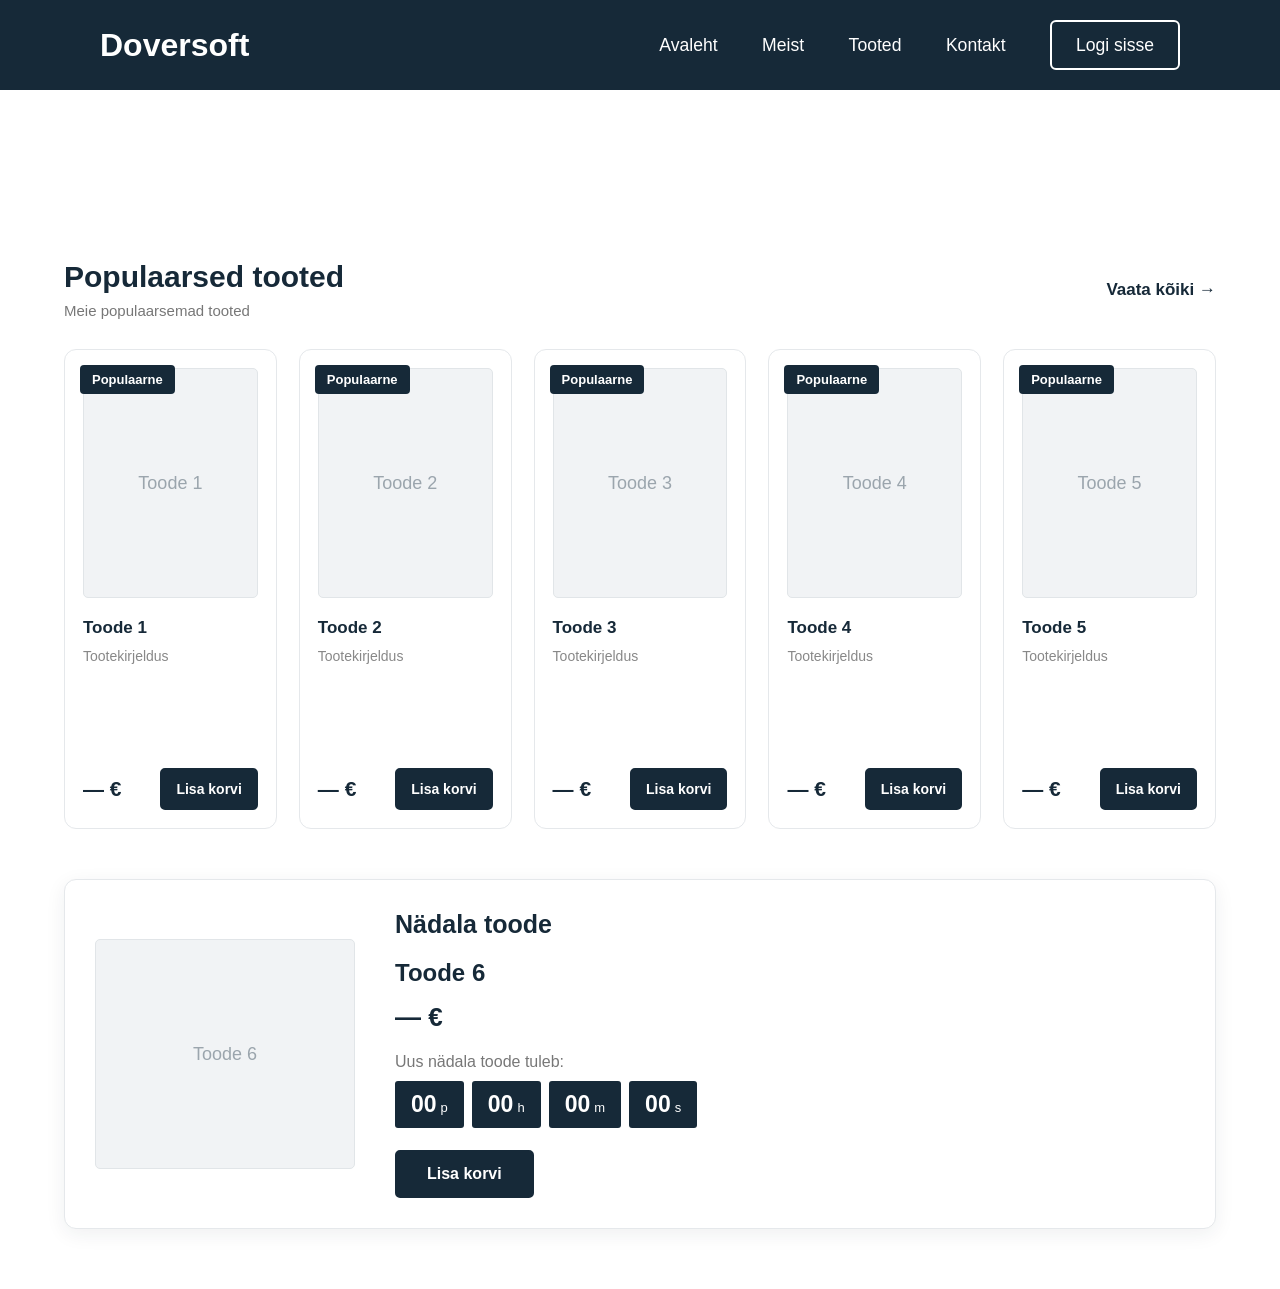
<file: kataloog.html>
<!DOCTYPE html>
<html lang="et">
<head>
  <meta charset="UTF-8">
  <meta http-equiv="X-UA-Compatible" content="IE=edge">
  <meta name="viewport" content="width=device-width, initial-scale=1.0">
  <title></title>
  <link rel="stylesheet" href="CSS/style.css">
  
</head>
<body>
  <header>
    <h2 class="logo">Doversoft</h2>
    <nav class="navigation">
      <a href="index.html">Avaleht</a>
      <a href="meist.html">Meist</a>
      <a href="tooted.html">Tooted</a>
      <a href="#">Kontakt</a>
      <button class="btnLogin-popup">Logi sisse</button>
    </nav>
  </header>
  
<!-- POPULAARSED TOOTED -->

<main class="home-products">

    <section class="popular-section">

        <div class="section-heading">
            <div>
                <h2>Populaarsed tooted</h2>
                <p>Meie populaarsemad tooted</p>
            </div>

            <a href="tooted.html" class="view-all">
                Vaata kõiki →
            </a>
        </div>

        <div class="product-grid">

            <!-- TOODE 1 -->
            <div class="product-card">
                <span class="popular-label">Populaarne</span>

                <div class="product-placeholder">Toode 1</div>

                <div class="product-info">
                    <h3>Toode 1</h3>
                    <p class="product-code">Tootekirjeldus</p>

                    <div class="product-bottom">
                        <span class="product-price">— €</span>
                        <button class="add-cart">Lisa korvi</button>
                    </div>
                </div>
            </div>

            <!-- TOODE 2 -->
            <div class="product-card">
                <span class="popular-label">Populaarne</span>

                <div class="product-placeholder">Toode 2</div>

                <div class="product-info">
                    <h3>Toode 2</h3>
                    <p class="product-code">Tootekirjeldus</p>

                    <div class="product-bottom">
                        <span class="product-price">— €</span>
                        <button class="add-cart">Lisa korvi</button>
                    </div>
                </div>
            </div>

            <!-- TOODE 3 -->
            <div class="product-card">
                <span class="popular-label">Populaarne</span>

                <div class="product-placeholder">Toode 3</div>

                <div class="product-info">
                    <h3>Toode 3</h3>
                    <p class="product-code">Tootekirjeldus</p>

                    <div class="product-bottom">
                        <span class="product-price">— €</span>
                        <button class="add-cart">Lisa korvi</button>
                    </div>
                </div>
            </div>

            <!-- TOODE 4 -->
            <div class="product-card">
                <span class="popular-label">Populaarne</span>

                <div class="product-placeholder">Toode 4</div>

                <div class="product-info">
                    <h3>Toode 4</h3>
                    <p class="product-code">Tootekirjeldus</p>

                    <div class="product-bottom">
                        <span class="product-price">— €</span>
                        <button class="add-cart">Lisa korvi</button>
                    </div>
                </div>
            </div>

            <!-- TOODE 5 -->
            <div class="product-card">
                <span class="popular-label">Populaarne</span>

                <div class="product-placeholder">Toode 5</div>

                <div class="product-info">
                    <h3>Toode 5</h3>
                    <p class="product-code">Tootekirjeldus</p>

                    <div class="product-bottom">
                        <span class="product-price">— €</span>
                        <button class="add-cart">Lisa korvi</button>
                    </div>
                </div>
            </div>

        </div>

    </section>


    <!-- NÄDALA TOODE -->

    <section class="weekly-product">

        <div class="weekly-placeholder">
            Toode 6
        </div>

        <div class="weekly-info">

            <span class="weekly-label">Nädala toode</span>

            <h2>Toode 6</h2>

            <p class="weekly-price">— €</p>

            <p class="countdown-title">
                Uus nädala toode tuleb:
            </p>

            <div class="countdown">
                <div><strong>00</strong><span>p</span></div>
                <div><strong>00</strong><span>h</span></div>
                <div><strong>00</strong><span>m</span></div>
                <div><strong>00</strong><span>s</span></div>
            </div>

            <button class="add-cart weekly-button">
                Lisa korvi
            </button>

        </div>

    </section>

</main>
</body>
</html>
</file>
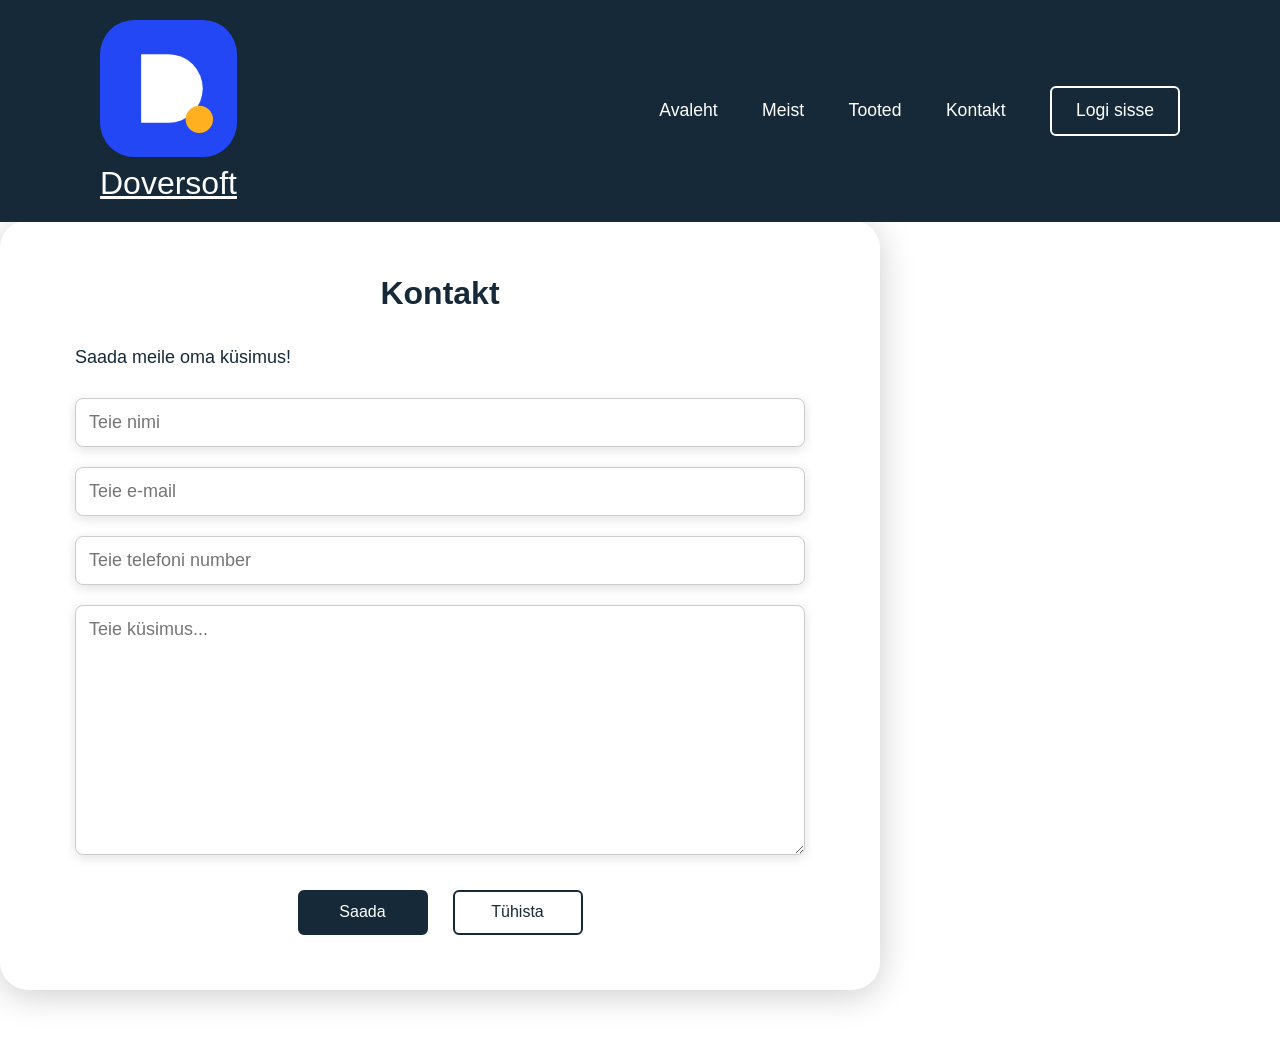
<file: kontakt.html>
<!DOCTYPE html>
<html lang="et">
<head>
    <meta charset="UTF-8">
    <meta http-equiv="X-UA-Compatible" content="IE=edge">
    <meta name="viewport" content="width=device-width, initial-scale=1.0">
    <title>Kontakt - Doversoft</title>
    <link rel="stylesheet" href="CSS/style.css">
</head>

<body>

    <header>
        <a href="index.html" class="logo"><img src="Images/logo.svg" alt="Doversofti logo">Doversoft</a>

        <nav class="navigation">
            <a href="index.html">Avaleht</a>
            <a href="meist.html">Meist</a>
            <a href="tooted.html">Tooted</a>
            <a href="kontakt.html">Kontakt</a>
            <a href="index.html" class="btnLogin-popup">Logi sisse</a>
        </nav>
    </header>

    <main>

        <section class="contact-card">

            <h1>Kontakt</h1>

            <p>
                Saada meile oma küsimus!
            </p>

            <form class="contact-form" action="#" method="post">

                <input type="text" name="nimi"
                       placeholder="Teie nimi" required>

                <input type="email" name="email"
                       placeholder="Teie e-mail" required>

                <input type="tel" name="telefon"
                       placeholder="Teie telefoni number" required>

                <textarea name="kusimus"
                          placeholder="Teie küsimus..."
                          required></textarea>

                <div class="contact-buttons">
                    <button type="submit">Saada</button>
                    <button type="reset" class="reset">Tühista</button>
                </div>

            </form>

        </section>

    </main>

</body>
</html>
</file>
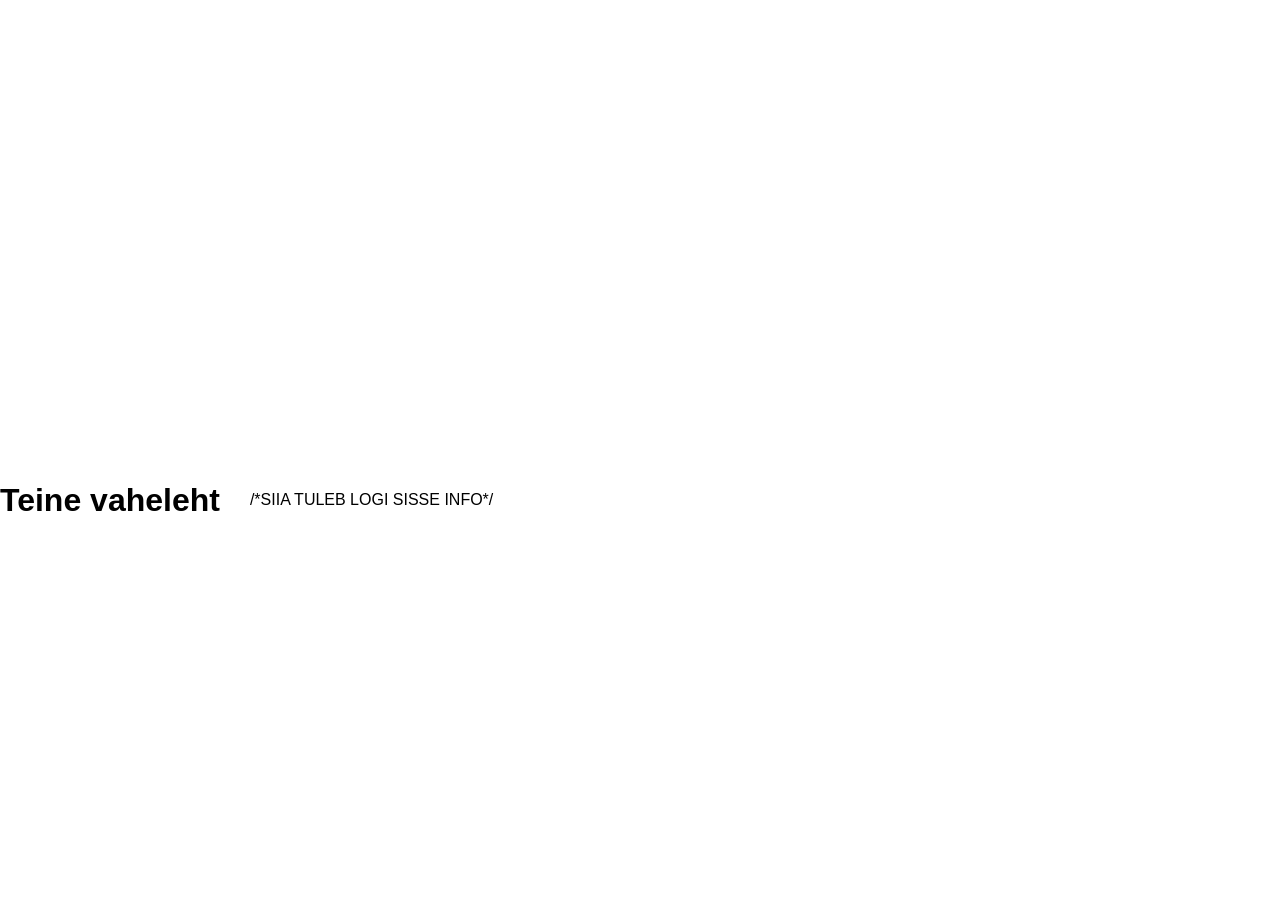
<file: leht1.html>
<!DOCTYPE html>
<html lang="et">
<head>
  <meta charset="UTF-8">
  <title>Vaheleht 1</title>
  <link rel="stylesheet" href="CSS/style.css">
</head>
<body>
  <h1>Teine vaheleht</h1>
</body>
</html>
/*SIIA TULEB LOGI SISSE INFO*/
</file>
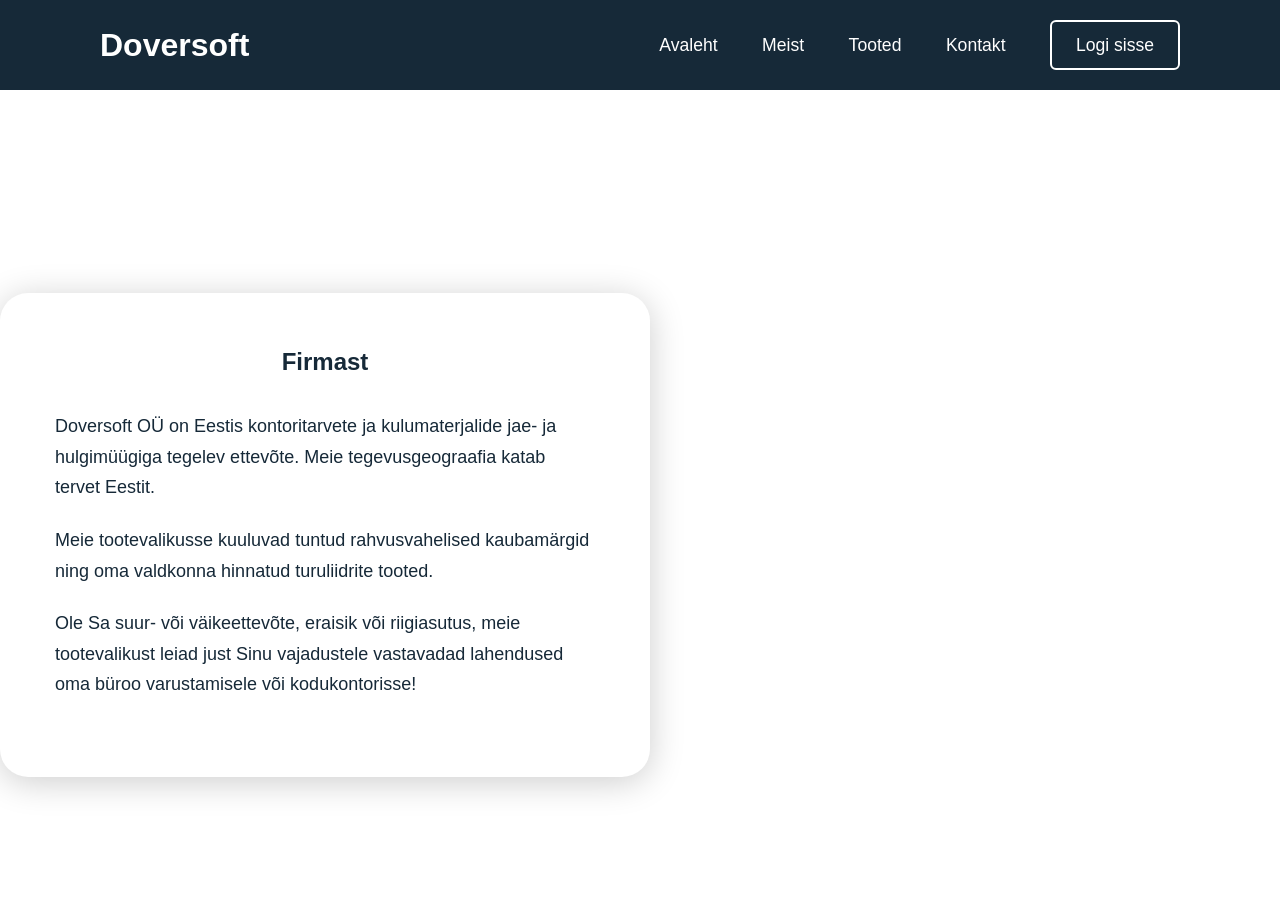
<file: meist.html>
<!DOCTYPE html>
<html lang="et">

<head>
    <meta charset="UTF-8">
    <meta name="viewport" content="width=device-width, initial-scale=1.0">
    <title>Meist</title>
    <link rel="stylesheet" href="CSS/style.css">
</head>

<body>

<header class="navbar">
    <h2 class="logo">Doversoft</h2>

    <nav class="navigation">
        <a href="index.html">Avaleht</a>
        <a href="meist.html">Meist</a>
        <a href="tooted.html">Tooted</a>
        <a href="kontakt.html">Kontakt</a>
        <button class="btnLogin-popup">Logi sisse</button>
    </nav>
</header>

<main class="about-container">
    <section class="about-card">
        <h1>Firmast</h1>

        <p>
            Doversoft OÜ on Eestis kontoritarvete ja
            kulumaterjalide jae- ja hulgimüügiga tegelev
            ettevõte. Meie tegevusgeograafia katab tervet Eestit.
        </p>

        <p>
            Meie tootevalikusse kuuluvad tuntud 
            rahvusvahelised kaubamärgid ning oma valdkonna 
            hinnatud turuliidrite tooted.
        </p>

        <p class="highlight">
            Ole Sa suur- või väikeettevõte, eraisik või 
            riigiasutus, meie tootevalikust leiad just 
            Sinu vajadustele vastavadad lahendused oma büroo 
            varustamisele või kodukontorisse!
            
        </p>
    </section>
</main>

</body>
</html>
</file>
<file: CSS/style.css>
* {
    margin: 0;
    padding: 0;
    box-sizing: border-box;
    font-family: 'Poppins', sans-serif;
}
body {
    min-height: 100vh;
    background: #fff;
    display: flex;
    flrx-direction: column;
    align-items: center;
    padding-top: 100px;
    gap: 30px;
}
header {
    position: fixed;
    top: 0;
    left: 0;
    width: 100%;
    padding: 20px 100px;
    background: #162938;
    display: flex;
    justify-content: space-between;
    align-items: center;
    z-index: 99;
}
.logo {
    font-size: 2em;
    color: #ffff;
    user-select: none;
}
.navigation a {
    position: relative;
    font-size: 1.1em;
    color: #fff;
    text-decoration: none;
    font-weight: 500;
    margin-left: 40px;
}
.navigation a::after {
    content: '';
    position: absolute;
    left: 0;
    bottom: -6px;
    width: 100%;
    height: 3px;
    background: #fff;
    border-radius: 5px;
    transform-origin: right;
    transform: scaleX(0);
    transition: transform .5s;
}

.navigation a:hover:after {
    transform-origin: left;
    transform: scaleX(1);
}

.navigation .btnLogin-popup {
    width: 130px;
    height: 50px;
    background: transparent;
    border: 2px solid #fff;
    outline: none;
    border-radius: 6px;
    cursor: pointer;
    font-size: 1.1em;
    color: #fff;
    font-weight: 500;
    margin-left: 40px;
    transition: .5s;
}
.navigation .btnLogin-popup:hover {
    background: #fff;
    color: #162938;
}


/*Sisselogimise lehe kujundus */
.wrapper {
    position: relative;
    width: 400px;
    height: 440px;
    background: transparent;
    border: 2px solid rgba(255, 255, 255, .5);
    border-radius: 20px;
    backdrop-filter: blur(20px);
    box-shadow: 0 0 30px rgba(0, 0, 0, .5);
    display: flex;
    justify-content: center;
    align-items: center;
    overflow: hidden;
    transform: scale(0);
    transition: transform .5s ease, height .2s ease;
}

.wrapper.active-popup {
    transform: scale(1);
}

.wrapper.active {
    height: 520px;
}

.login-page {
    margin: 0 auto;
    display: flex;
    justify-content: center;
    align-items: center;
    min-height: 100vh;
    /*background: url('Images/background.jpg') no-repeat;*/
    background-size: cover;
    background-position: center;
}
    
.wrapper .form-box {
    width: 100%;
    padding: 40px;
}

.wrapper .form-box.login {
    transition: transform .18s ease;
    transform: translateX(0);
}

.wrapper.active .form-box.login {
    transition: none;
    transform: translateX(-400px);
}
.wrapper .form-box.register {
    position: absolute;
    transition: none;
    transform: translateX(400px);
}

.wrapper.active .form-box.register {
    transition: transform .18s ease;
    transform: translateX(0);
}

.wrapper .icon-close {
    position: absolute;
    top: 0;
    right: 0;
    width: 45px;
    height: 45px;
    background: #162938;
    font-size: 2em;
    color: #fff;
    display: flex;
    justify-content: center;
    align-items: center;
    border-bottom-left-radius: 20px;
    cursor: pointer;
    z-index: 1;
}

.form-box h2 {
    font-size: 2em;
    color: #162938;
    text-align: center;
}

.input-box {
    position: relative;
    width: 100%;
    height: 50px;
    border-bottom: 2px solid #162938;
    margin: 30px 0;
}

.input-box label {
    position: absolute;
    top: 50%;
    left: 5px;
    transform: translateY(-50%);
    font-size: 1em;
    color: #162938;
    font-weight: 500;
    pointer-events: none;
    transition: .5s;
}

.input-box input:focus~label,
.input-box input:valid~label {
    top: -5px;
}

.input-box input {
    width: 100%;
    height: 100%;
    background: transparent;
    border: none;
    outline: none;
    font-size: 1em;
    color: #162938;
    font-weight: 600;
    padding: 0 35px 0 5px;
}

.input-box .icon {
    position: absolute;
    right: 8px;
    top: 0;
    font-size: 1.2em;
    color: #162938;
    line-height: 57px
}

.remember-forgot {
    font-size: .9em;
    color: #162938;
    font-weight: 500;
    margin: -15px 0 15px;
    display: flex;
    justify-content: space-between;
}

.remember-forgot label input {
    accent-color: #162938;
    margin-right: 3px;
}

.remember-forgot a {
    color: #162938;
    text-decoration: none;
}

.remember-forgot a:hover {
    text-decoration: underline;
}

.btn {
    width: 100%;
    height: 45px;
    background: #162938;
    border: none;
    outline: none;
    border-radius: 6px;
    cursor: pointer;
    font-size: 1em;
    color: #fff;
    font-weight: 500;
}

.login-register {
    font-size: .9em;
    color: #162938;
    text-align: center;
    font-weight: 500;
    margin: 25px 0 10px;
}

.login-register p a {
    color: #162938;
    text-decoration: none;
    font-weight: 600;
}

.login-register p a:hover {
    text-decoration: underline;
}
/*slideshow*/

.slideshow {
    width: 90%;
    max-width: 1200px;
    height: 350px;
    margin: 0 auto 50px auto;
    position: relative;
    overflow: hidden;
    border-radius: 15px;
    background: #fff;
    box-shadow: 0 5px 35px rgba(0, 0, 0, 0.20);
}

.slide {
    display: none;
    width: 100%;
    height: 100%;
    align-items: center;
    justify-content: space-around;
    padding: 30px;
    box-sizing: border-box;
}

.slide.active {
    display: flex;
}

.slide img {
    width: 45%;
    height: 280px;
    object-fit: contain;
}

.slide-info {
    width: 40%;
}

.slide-info h2 {
    font-size: 30px;
}

@media (max-width: 600px) {
    .slideshow {
        height: 450px;
    }

    .slide {
        flex-direction: column;
    }

    .slide img {
        width: 100%;
        height: 220px;
    }

    .slide-info {
        width: 100%;
    }
}

/*Meist lehe kujundus */
.about-card {
    width: 650px;
    margin: 120px auto 50px;
    padding: 55px;
    background: #fff;
    border-radius: 28px;
    box-shadow: 0 5px 35px rgba(0, 0, 0, 0.20);
}

.about-card h1 {
    text-align: center;
    margin-bottom: 35px;
    color: #162938;
}

.about-card p {
    font-size: 18px;
    line-height: 1.7;
    margin-bottom: 22px;
    color: #162938;
}

/* Kontaktilehe kujundus */

.contact-card {
    width: 880px;
    margin: 120px auto 50px;
    padding: 55px 75px;
    background: #fff;
    border-radius: 28px;
    box-shadow: 0 5px 35px rgba(0, 0, 0, 0.20);
}

.contact-card h1 {
    text-align: center;
    margin-bottom: 30px;
    color: #162938;
    font-size: 2em;
}

.contact-card p {
    font-size: 18px;
    line-height: 1.7;
    margin-bottom: 25px;
    color: #162938;
}

.contact-form {
    display: flex;
    flex-direction: column;
    gap: 20px;
}

.contact-form input,
.contact-form textarea {
    width: 100%;
    padding: 13px;
    font-size: 18px;
    font-family: 'Poppins', sans-serif;
    border: 1px solid #ccc;
    border-radius: 8px;
    outline: none;
    box-shadow: 0 3px 12px rgba(0, 0, 0, 0.12);
}

.contact-form input:focus,
.contact-form textarea:focus {
    border: 1px solid #162938;
}

.contact-form textarea {
    height: 250px;
    resize: vertical;
}

/* Nupud */

.contact-buttons {
    display: flex;
    justify-content: center;
    gap: 25px;
    margin-top: 15px;
}

.contact-buttons button {
    width: 130px;
    height: 45px;
    background: #162938;
    border: 2px solid #162938;
    border-radius: 6px;
    color: #fff;
    font-size: 1em;
    cursor: pointer;
}

.contact-buttons button:hover {
    background: #fff;
    color: #162938;
}

.contact-buttons .reset {
    background: #fff;
    color: #162938;
}


.navigation .btnLogin-popup {
    display: inline-flex;
    justify-content: center;
    align-items: center;
    text-decoration: none;
}


/* AVALEHT */

.home-products {
    width: 90%;
    max-width: 1450px;
    margin: 160px auto 60px;
    color: #162938;
}

/* Pealkiri */

.section-heading {
    display: flex;
    justify-content: space-between;
    align-items: center;
    margin-bottom: 30px;
}

.section-heading h2 {
    font-size: 30px;
    font-weight: 700;
    color: #162938;
    margin-bottom: 8px;
}

.section-heading p {
    color: #777;
    font-size: 15px;
}

.view-all {
    color: #162938;
    font-weight: 600;
    font-size: 17px;
    text-decoration: none;
}

.view-all:hover {
    color: #526d80;
}

/* Tooted */

.product-grid {
    display: grid;
    grid-template-columns: repeat(5, minmax(0, 1fr));
    gap: 22px;
}

.product-card {
    position: relative;
    display: flex;
    flex-direction: column;
    min-height: 480px;
    background: white;
    border: 1px solid #e5e8eb;
    border-radius: 12px;
    padding: 18px;
    transition: 0.3s;
}

.product-card:hover {
    transform: translateY(-5px);
    box-shadow: 0 10px 25px rgba(22, 41, 56, 0.12);
}

/* Populaarne märgis */

.popular-label {
    position: absolute;
    top: 15px;
    left: 15px;
    background: #162938;
    color: white;
    padding: 7px 12px;
    font-size: 13px;
    font-weight: 600;
    border-radius: 4px;
}

/* Tühi tootepildi kast */

.product-placeholder {
    height: 230px;
    background: #f1f3f5;
    border: 1px solid #e1e5e8;
    border-radius: 5px;
    display: flex;
    align-items: center;
    justify-content: center;
    color: #9ba5ad;
    font-size: 18px;
    margin-bottom: 20px;
}

/* Toote info */

.product-info {
    display: flex;
    flex-direction: column;
    flex: 1;
}

.product-info h3 {
    font-size: 17px;
    font-weight: 600;
    color: #162938;
    margin-bottom: 10px;
}

.product-code {
    color: #888;
    font-size: 14px;
    margin-bottom: 20px;
}

/* Hind ja nupp */

.product-bottom {
    display: flex;
    justify-content: space-between;
    align-items: center;
    gap: 8px;
    margin-top: auto;
}

.product-price {
    font-size: 21px;
    font-weight: 700;
    color: #162938;
}

.add-cart {
    background: #162938;
    color: white;
    border: 2px solid #162938;
    padding: 11px 14px;
    font-size: 14px;
    font-weight: 600;
    cursor: pointer;
    border-radius: 5px;
    transition: 0.3s;
}

.add-cart:hover {
    background: white;
    color: #162938;
}

/* Nädala toode */

.weekly-product {
    display: flex;
    align-items: center;
    gap: 40px;
    min-height: 350px;
    padding: 30px;
    margin-top: 50px;
    background: white;
    border: 1px solid #e5e8eb;
    border-radius: 12px;
    box-shadow: 0 5px 20px rgba(22, 41, 56, 0.07);
}

.weekly-placeholder {
    flex: 0 0 260px;
    height: 230px;
    background: #f1f3f5;
    border: 1px solid #e1e5e8;
    border-radius: 5px;
    display: flex;
    align-items: center;
    justify-content: center;
    color: #9ba5ad;
    font-size: 18px;
}

.weekly-info {
    flex: 1;
}

.weekly-label {
    display: block;
    color: #162938;
    font-size: 25px;
    font-weight: 700;
    margin-bottom: 20px;
}

.weekly-info h2 {
    font-size: 24px;
    color: #162938;
    margin-bottom: 15px;
}

.weekly-price {
    font-size: 26px;
    font-weight: 700;
    color: #162938;
}

.countdown-title {
    color: #777;
    margin: 20px 0 10px;
}

.countdown {
    display: flex;
    gap: 8px;
    margin-bottom: 22px;
}

.countdown div {
    background: #162938;
    color: white;
    padding: 10px 16px;
    display: flex;
    gap: 4px;
    align-items: baseline;
    border-radius: 3px;
}

.countdown strong {
    font-size: 23px;
}

.countdown span {
    font-size: 13px;
}

.weekly-button {
    padding: 13px 30px;
    font-size: 16px;
}
</file>
